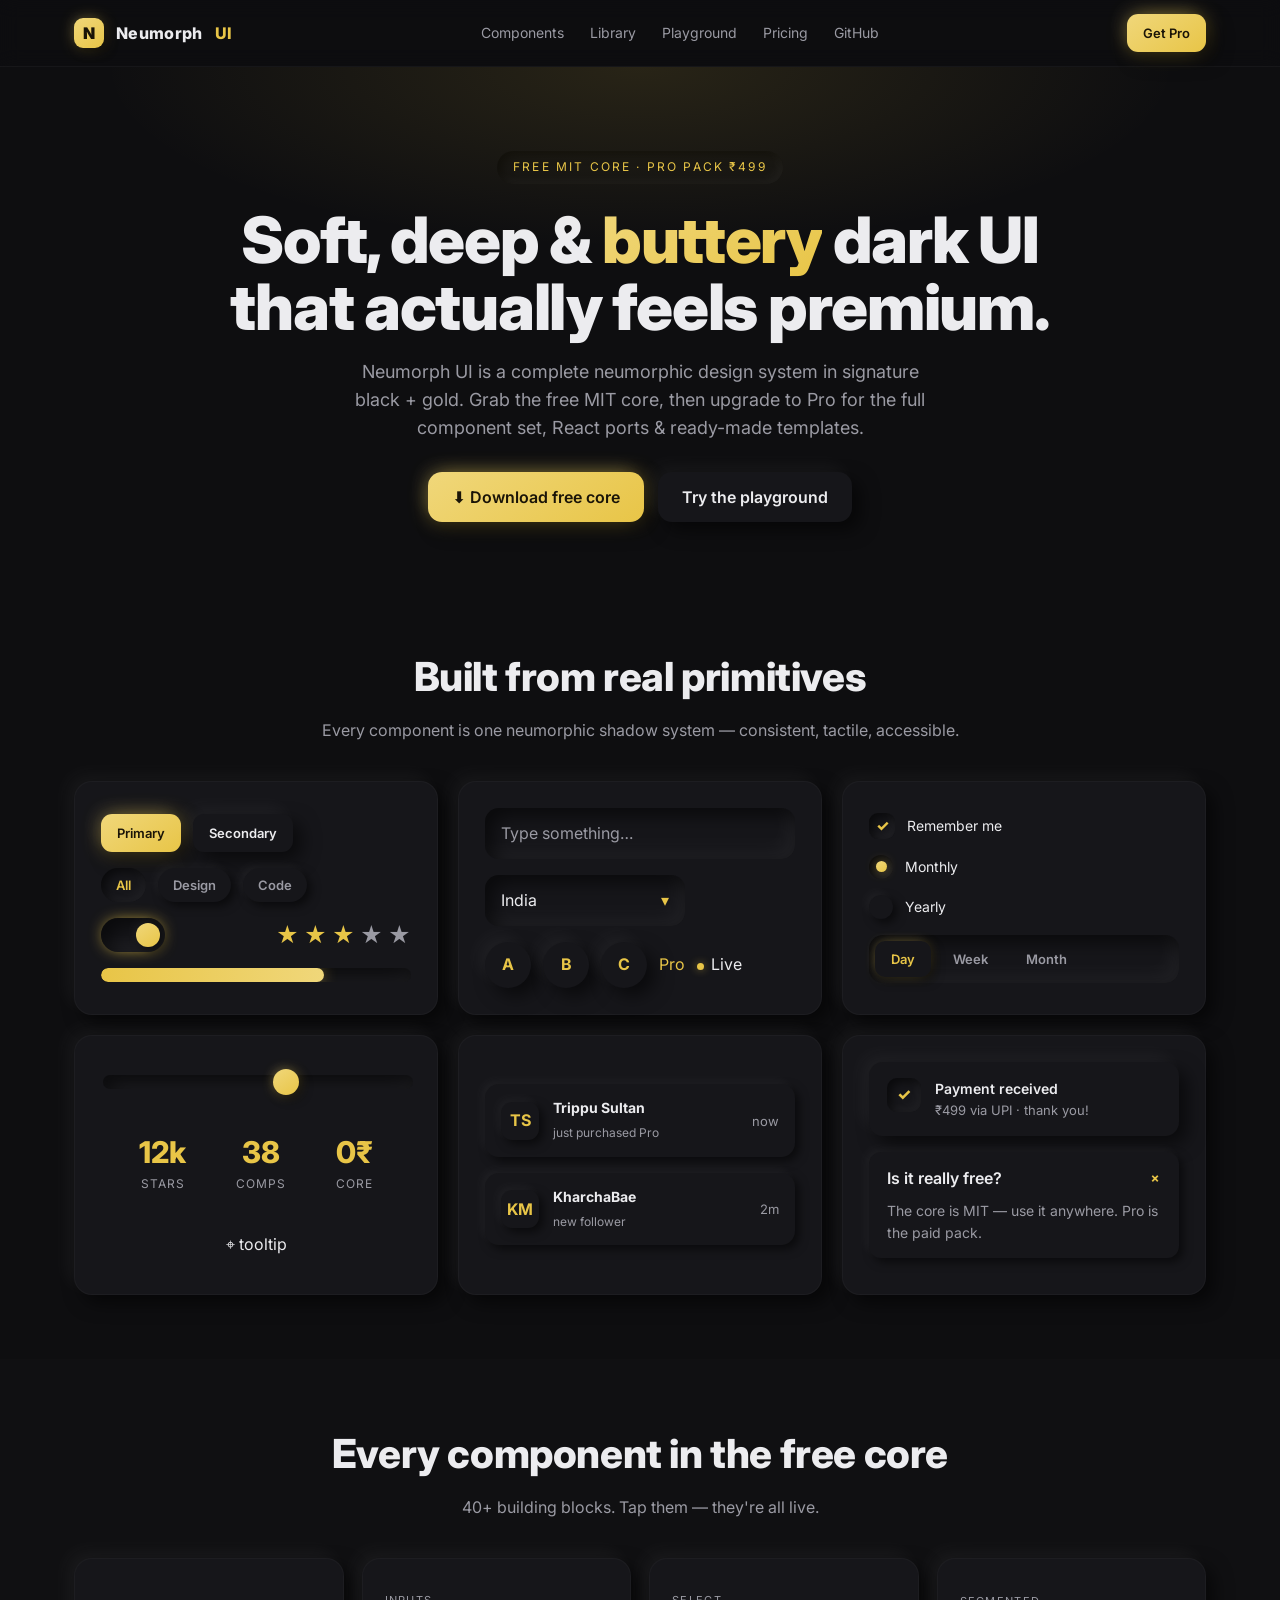
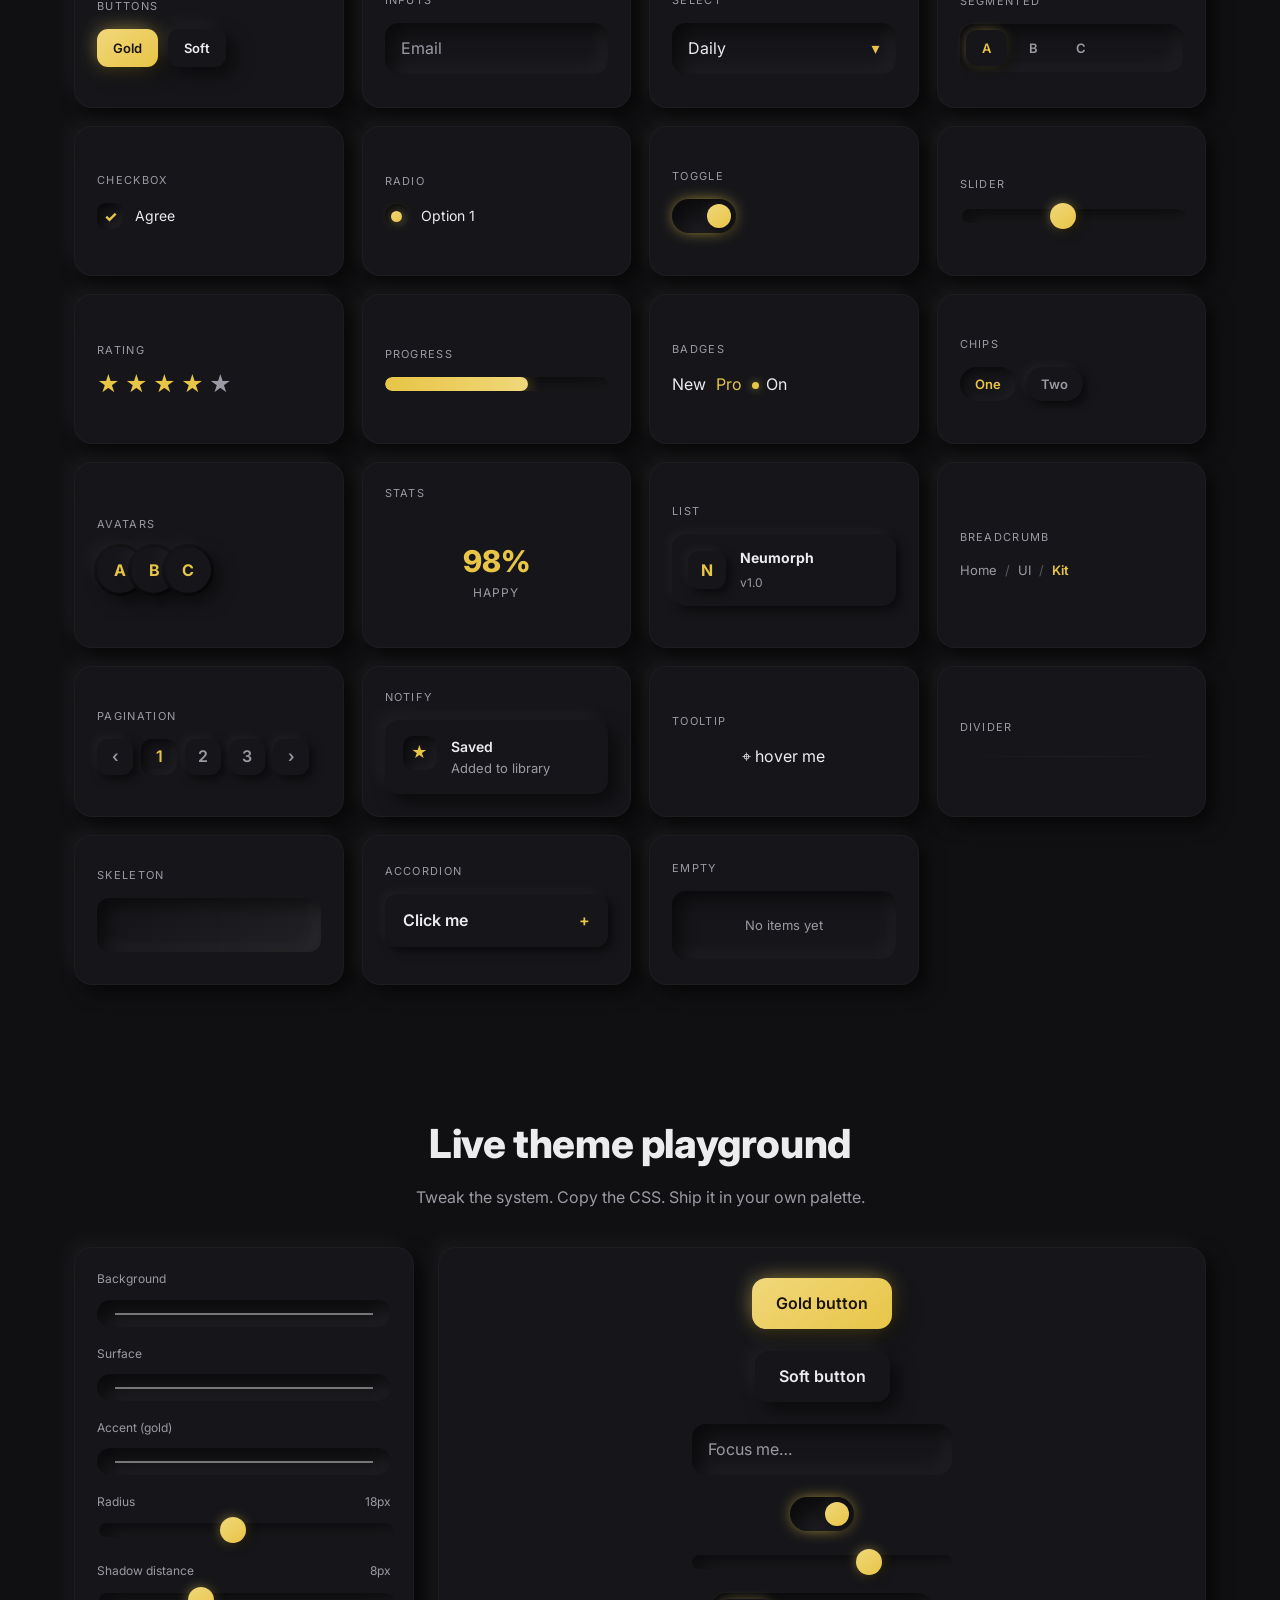
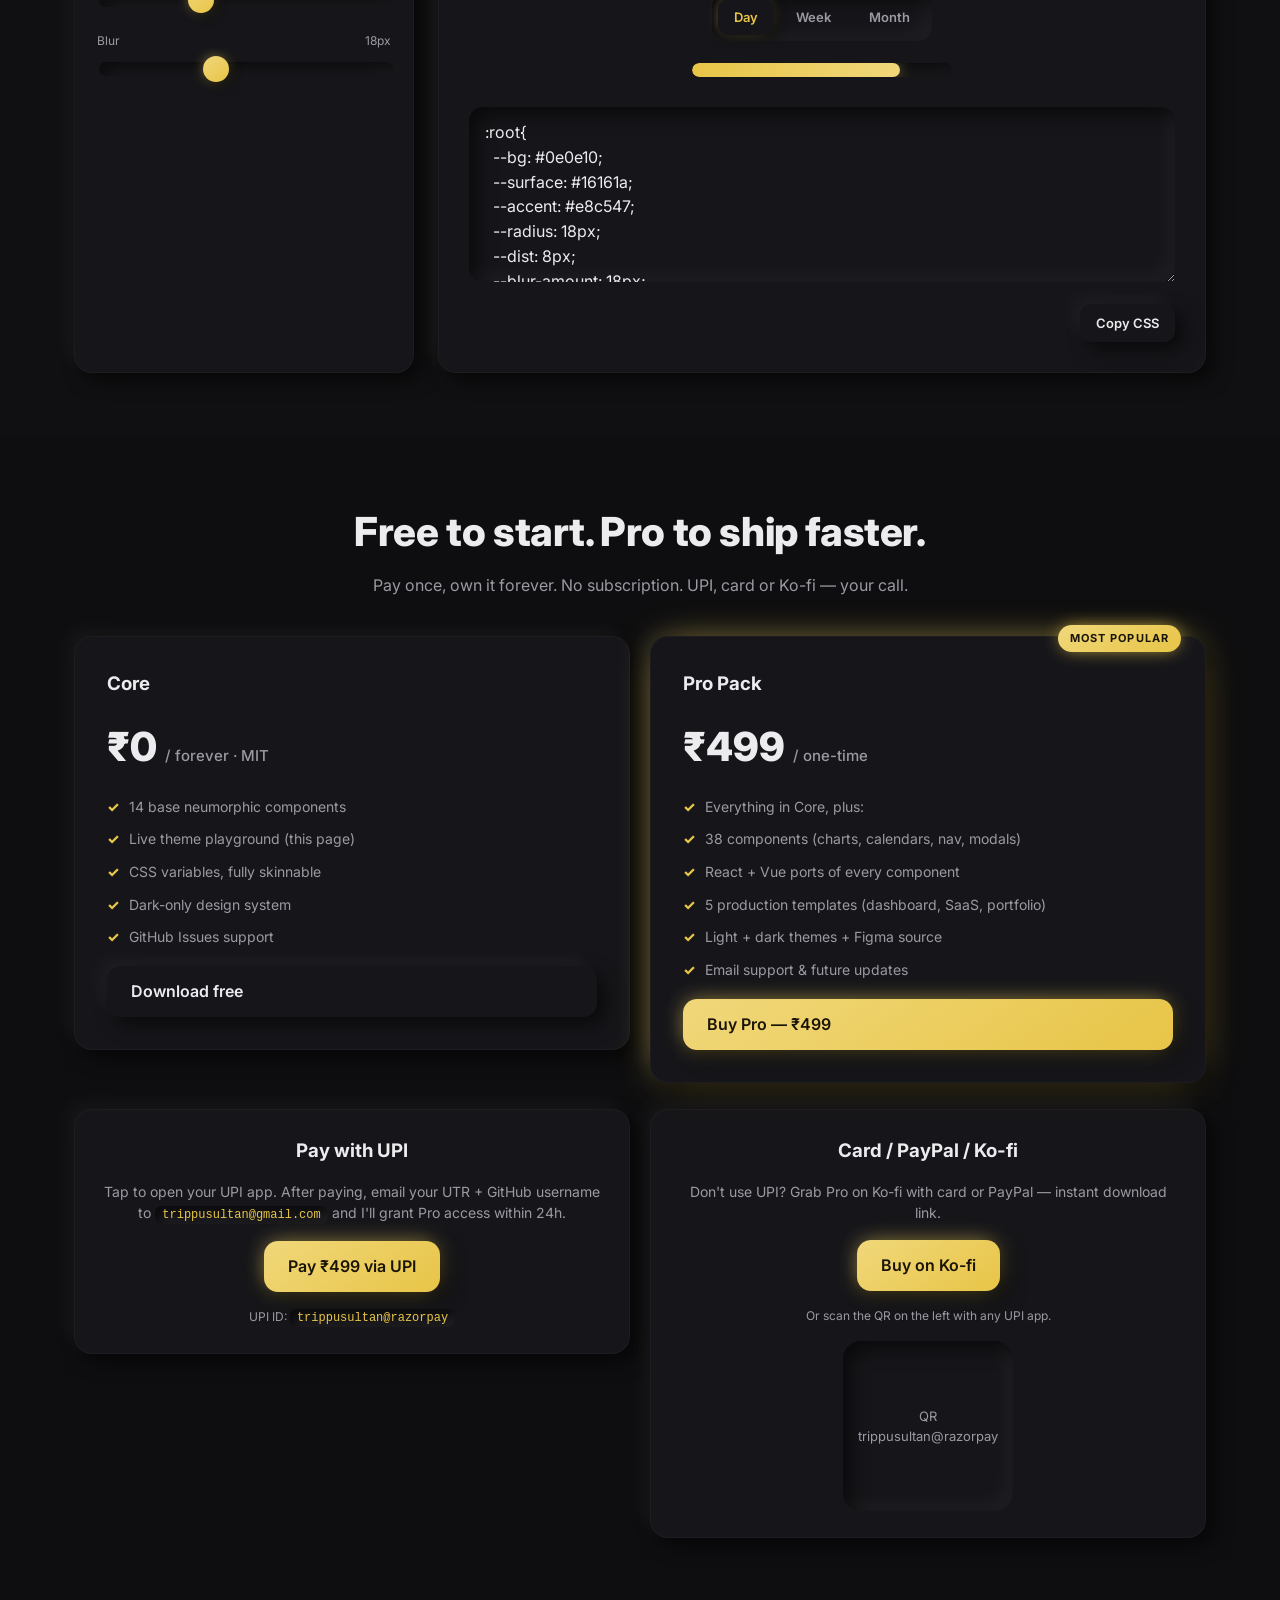
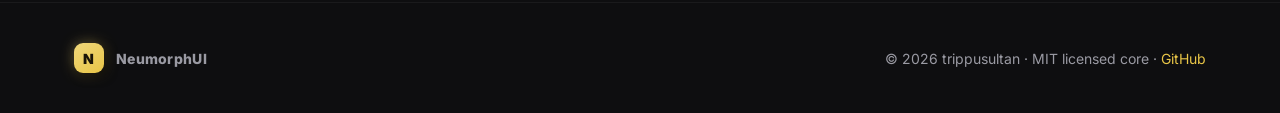
<file: index.html>
<!DOCTYPE html>
<html lang="en">
<head>
<meta charset="UTF-8" />
<meta name="viewport" content="width=device-width, initial-scale=1.0" />
<title>Neumorph UI — Premium dark neumorphic component kit (free + Pro)</title>
<meta name="description" content="A gorgeous, accessible dark neumorphic UI kit in signature black + gold. Free MIT core, plus a Pro pack with extended components, React ports & templates. Pay via UPI." />
<link rel="preconnect" href="https://fonts.googleapis.com" />
<link href="https://fonts.googleapis.com/css2?family=Inter:wght@400;500;600;700;800;850&display=swap" rel="stylesheet" />
<link rel="stylesheet" href="styles.css" />
</head>
<body>

<!-- NAV -->
<header class="nav">
  <div class="wrap nav-inner">
    <div class="brand"><span class="dot">N</span> Neumorph<span style="color:var(--accent)">UI</span></div>
    <nav class="nav-links">
      <a href="#showcase">Components</a>
      <a href="#library">Library</a>
      <a href="#playground">Playground</a>
      <a href="#pricing">Pricing</a>
      <a href="https://github.com/trippusultan/neumorph-ui" target="_blank" rel="noreferrer">GitHub</a>
    </nav>
    <a class="btn btn--gold btn--sm" href="#pricing">Get Pro</a>
  </div>
</header>

<!-- HERO -->
<section class="hero">
  <div class="wrap">
    <span class="eyebrow">Free MIT core · Pro pack ₹499</span>
    <h1>Soft, deep &amp; <span class="g">buttery</span> dark UI<br/>that actually feels premium.</h1>
    <p>Neumorph UI is a complete neumorphic design system in signature black&nbsp;+&nbsp;gold. Grab the free MIT core, then upgrade to Pro for the full component set, React ports &amp; ready-made templates.</p>
    <div class="hero-cta">
      <a class="btn btn--gold" href="https://github.com/trippusultan/neumorph-ui/archive/refs/heads/main.zip">⬇ Download free core</a>
      <a class="btn" href="#playground">Try the playground</a>
    </div>
  </div>
</section>

<!-- SHOWCASE -->
<section id="showcase">
  <div class="wrap">
    <div class="section-head">
      <h2>Built from real primitives</h2>
      <p>Every component is one neumorphic shadow system — consistent, tactile, accessible.</p>
    </div>
    <div class="gallery">
      <div class="cell neu">
        <div class="row">
          <button class="btn btn--gold btn--sm">Primary</button>
          <button class="btn btn--sm">Secondary</button>
        </div>
        <div class="row"><span class="chip active">All</span><span class="chip">Design</span><span class="chip">Code</span></div>
        <div class="row" style="justify-content:space-between">
          <div class="toggle on"></div>
          <span class="stars" title="rate"><span class="on">★</span><span class="on">★</span><span class="on">★</span><span>★</span><span>★</span></span>
        </div>
        <div class="progress"><i style="width:72%"></i></div>
      </div>
      <div class="cell neu">
        <input class="field" placeholder="Type something…" />
        <div class="select" style="max-width:200px">
          <select><option>India</option><option>US</option><option>UK</option></select>
        </div>
        <div class="row"><span class="avatar">A</span><span class="avatar">B</span><span class="avatar">C</span>
          <span class="badge badge--gold">Pro</span><span class="badge badge--dot">Live</span></div>
      </div>
      <div class="cell neu">
        <div class="check-row"><span class="check on"></span> Remember me</div>
        <div class="radio-row"><span class="radio on"></span> Monthly</div>
        <div class="radio-row"><span class="radio"></span> Yearly</div>
        <div class="segmented"><button class="active">Day</button><button>Week</button><button>Month</button></div>
      </div>
      <div class="cell neu">
        <input type="range" class="slider" min="0" max="100" value="60" />
        <div class="row" style="justify-content:center;gap:18px">
          <div class="stat"><div class="n">12k</div><div class="l">stars</div></div>
          <div class="stat"><div class="n">38</div><div class="l">comps</div></div>
          <div class="stat"><div class="n">0₹</div><div class="l">core</div></div>
        </div>
        <div class="row" style="justify-content:center"><span class="tip" data-tip="Buttery!">⌖ tooltip</span></div>
      </div>
      <div class="cell neu">
        <div class="list-item"><span class="li-av">TS</span><div class="li-body"><b>Trippu Sultan</b><small>just purchased Pro</small></div><span class="li-trail">now</span></div>
        <div class="list-item"><span class="li-av">KM</span><div class="li-body"><b>KharchaBae</b><small>new follower</small></div><span class="li-trail">2m</span></div>
      </div>
      <div class="cell neu">
        <div class="notify"><span class="ic">✓</span><div><div class="t">Payment received</div><div class="d">₹499 via UPI · thank you!</div></div></div>
        <div class="acc-free">
          <div class="acc-item open"><div class="h">Is it really free? <span>+</span></div><div class="b">The core is MIT — use it anywhere. Pro is the paid pack.</div></div>
        </div>
      </div>
    </div>
  </div>
</section>

<!-- FULL LIBRARY -->
<section id="library" style="background:color-mix(in srgb,var(--surface) 24%,transparent)">
  <div class="wrap">
    <div class="section-head">
      <h2>Every component in the free core</h2>
      <p>40+ building blocks. Tap them — they're all live.</p>
    </div>
    <div class="library">
      <div class="lib-cell neu"><div class="lab">Buttons</div><div class="row"><button class="btn btn--gold btn--sm">Gold</button><button class="btn btn--sm">Soft</button></div></div>
      <div class="lib-cell neu"><div class="lab">Inputs</div><input class="field" placeholder="Email" /></div>
      <div class="lib-cell neu"><div class="lab">Select</div><div class="select"><select><option>Daily</option><option>Weekly</option></select></div></div>
      <div class="lib-cell neu"><div class="lab">Segmented</div><div class="segmented"><button class="active">A</button><button>B</button><button>C</button></div></div>
      <div class="lib-cell neu"><div class="lab">Checkbox</div><div class="check-row"><span class="check on"></span> Agree</div></div>
      <div class="lib-cell neu"><div class="lab">Radio</div><div class="radio-row"><span class="radio on"></span> Option 1</div></div>
      <div class="lib-cell neu"><div class="lab">Toggle</div><div class="toggle on"></div></div>
      <div class="lib-cell neu"><div class="lab">Slider</div><input type="range" class="slider" min="0" max="100" value="45" /></div>
      <div class="lib-cell neu"><div class="lab">Rating</div><span class="stars"><span class="on">★</span><span class="on">★</span><span class="on">★</span><span class="on">★</span><span>★</span></span></div>
      <div class="lib-cell neu"><div class="lab">Progress</div><div class="progress"><i style="width:64%"></i></div></div>
      <div class="lib-cell neu"><div class="lab">Badges</div><div class="row"><span class="badge">New</span><span class="badge badge--gold">Pro</span><span class="badge badge--dot">On</span></div></div>
      <div class="lib-cell neu"><div class="lab">Chips</div><div class="chip-group row"><span class="chip active">One</span><span class="chip">Two</span></div></div>
      <div class="lib-cell neu"><div class="lab">Avatars</div><div class="avatar-group"><span class="avatar">A</span><span class="avatar">B</span><span class="avatar">C</span></div></div>
      <div class="lib-cell neu"><div class="lab">Stats</div><div class="row" style="justify-content:center"><div class="stat"><div class="n">98%</div><div class="l">happy</div></div></div></div>
      <div class="lib-cell neu"><div class="lab">List</div><div class="list-item"><span class="li-av">N</span><div class="li-body"><b>Neumorph</b><small>v1.0</small></div></div></div>
      <div class="lib-cell neu"><div class="lab">Breadcrumb</div><div class="breadcrumb"><a>Home</a><span class="sep">/</span><a>UI</a><span class="sep">/</span><span class="cur">Kit</span></div></div>
      <div class="lib-cell neu"><div class="lab">Pagination</div><div class="pager"><button>‹</button><button class="active">1</button><button>2</button><button>3</button><button>›</button></div></div>
      <div class="lib-cell neu"><div class="lab">Notify</div><div class="notify"><span class="ic">★</span><div><div class="t">Saved</div><div class="d">Added to library</div></div></div></div>
      <div class="lib-cell neu"><div class="lab">Tooltip</div><div class="row" style="justify-content:center"><span class="tip" data-tip="Hover worked!">⌖ hover me</span></div></div>
      <div class="lib-cell neu"><div class="lab">Divider</div><div class="divider"></div></div>
      <div class="lib-cell neu"><div class="lab">Skeleton</div><div class="skeleton" style="height:54px"></div></div>
      <div class="lib-cell neu"><div class="lab">Accordion</div><div class="acc-free"><div class="acc-item"><div class="h">Click me <span>+</span></div><div class="b">Hidden content reveals on tap.</div></div></div></div>
      <div class="lib-cell neu"><div class="lab">Empty</div><div class="empty">No items yet</div></div>
    </div>
  </div>
</section>

<!-- PLAYGROUND -->
<section id="playground" style="background:color-mix(in srgb,var(--surface) 30%,transparent)">
  <div class="wrap">
    <div class="section-head">
      <h2>Live theme playground</h2>
      <p>Tweak the system. Copy the CSS. Ship it in your own palette.</p>
    </div>
    <div class="playground">
      <div class="controls neu">
        <div class="ctrl">
          <label>Background <span></span></label>
          <input type="color" id="c-bg" value="#0E0E10" class="field" />
        </div>
        <div class="ctrl">
          <label>Surface</label>
          <input type="color" id="c-surface" value="#16161a" class="field" />
        </div>
        <div class="ctrl">
          <label>Accent (gold)</label>
          <input type="color" id="c-accent" value="#E8C547" class="field" />
        </div>
        <div class="ctrl">
          <label>Radius <span id="v-radius">18px</span></label>
          <input type="range" id="c-radius" class="slider" min="0" max="40" value="18" />
        </div>
        <div class="ctrl">
          <label>Shadow distance <span id="v-dist">8px</span></label>
          <input type="range" id="c-dist" class="slider" min="2" max="20" value="8" />
        </div>
        <div class="ctrl">
          <label>Blur <span id="v-blur">18px</span></label>
          <input type="range" id="c-blur" class="slider" min="4" max="40" value="18" />
        </div>
      </div>
      <div class="preview neu">
        <button class="btn btn--gold">Gold button</button>
        <button class="btn">Soft button</button>
        <input class="field" placeholder="Focus me…" style="max-width:260px" />
        <div class="toggle on"></div>
        <input type="range" class="slider" min="0" max="100" value="70" style="max-width:260px" />
        <div class="segmented"><button class="active">Day</button><button>Week</button><button>Month</button></div>
        <div class="progress" style="max-width:260px"><i style="width:80%"></i></div>
        <textarea id="code-out" class="field code-out" rows="6" readonly></textarea>
        <button class="btn btn--sm copy-btn" data-copy="code-out">Copy CSS</button>
      </div>
    </div>
  </div>
</section>

<!-- PRICING / STORE -->
<section id="pricing">
  <div class="wrap">
    <div class="section-head">
      <h2>Free to start. Pro to ship faster.</h2>
      <p>Pay once, own it forever. No subscription. UPI, card or Ko-fi — your call.</p>
    </div>
    <div class="grid grid-2" style="align-items:start">
      <!-- Free -->
      <div class="price-card neu">
        <h3 style="margin:0">Core</h3>
        <div class="price">₹0 <small>/ forever · MIT</small></div>
        <ul class="feat-list">
          <li>14 base neumorphic components</li>
          <li>Live theme playground (this page)</li>
          <li>CSS variables, fully skinnable</li>
          <li>Dark-only design system</li>
          <li>GitHub Issues support</li>
        </ul>
        <a class="btn" href="https://github.com/trippusultan/neumorph-ui/archive/refs/heads/main.zip">Download free</a>
      </div>
      <!-- Pro -->
      <div class="price-card neu featured">
        <span class="tag">Most popular</span>
        <h3 style="margin:0">Pro Pack</h3>
        <div class="price">₹499 <small>/ one-time</small></div>
        <ul class="feat-list">
          <li>Everything in Core, plus:</li>
          <li>38 components (charts, calendars, nav, modals)</li>
          <li>React + Vue ports of every component</li>
          <li>5 production templates (dashboard, SaaS, portfolio)</li>
          <li>Light + dark themes + Figma source</li>
          <li>Email support &amp; future updates</li>
        </ul>
        <a class="btn btn--gold" href="#pay">Buy Pro — ₹499</a>
      </div>
    </div>

    <!-- PAY -->
    <div id="pay" class="grid grid-2" style="margin-top:26px;align-items:start">
      <div class="upi-box neu">
        <h3 style="margin:0">Pay with UPI</h3>
        <p style="margin:0;color:var(--text-dim);font-size:14px">Tap to open your UPI app. After paying, email your UTR + GitHub username to <span class="kbd">trippusultan@gmail.com</span> and I'll grant Pro access within 24h.</p>
        <button class="btn btn--gold" id="upi-pay" data-amount="499">Pay ₹499 via UPI</button>
        <p style="margin:0;color:var(--text-dim);font-size:12px">UPI ID: <span class="kbd">trippusultan@razorpay</span></p>
      </div>
      <div class="upi-box neu">
        <h3 style="margin:0">Card / PayPal / Ko-fi</h3>
        <p style="margin:0;color:var(--text-dim);font-size:14px">Don't use UPI? Grab Pro on Ko-fi with card or PayPal — instant download link.</p>
        <a class="btn btn--gold" href="https://ko-fi.com/trippusultan" target="_blank" rel="noreferrer">Buy on Ko-fi</a>
        <p style="margin:0;color:var(--text-dim);font-size:12px">Or scan the QR on the left with any UPI app.</p>
        <div class="upi-qr">QR<br/>trippusultan@razorpay</div>
      </div>
    </div>
  </div>
</section>

<footer>
  <div class="wrap footer-inner">
    <div class="brand"><span class="dot">N</span> NeumorphUI</div>
    <div>© 2026 trippusultan · MIT licensed core · <a href="https://github.com/trippusultan/neumorph-ui" style="color:var(--accent)">GitHub</a></div>
  </div>
</footer>

<div class="toast" id="toast"></div>
<script src="app.js"></script>
</body>
</html>
</file>
<file: styles.css>
/* ============================================================================
   NEUMORPH UI — free neumorphic design system
   Signature palette: deep ink #0E0E10 + gold #E8C547
   Author: trippusultan · License: MIT
   ========================================================================== */

:root {
  /* Surface (edit these live in the playground) */
  --bg: #0E0E10;
  --surface: #16161a;
  --surface-2: #1d1d22;
  --text: #ECECEF;
  --text-dim: #9a9aa3;
  --accent: #E8C547;
  --accent-soft: #f0d77a;
  --danger: #ff6b6b;
  --radius: 18px;
  --blur: 0px;

  /* Neumorphic shadow math — derived from surface */
  --sh-dark: rgba(0, 0, 0, .55);
  --sh-light: rgba(255, 255, 255, .045);
  --dist: 8px;
  --blur-amount: 18px;

  --elev-out: var(--dist) var(--dist) var(--blur-amount) var(--sh-dark),
             calc(var(--dist) * -1) calc(var(--dist) * -1) var(--blur-amount) var(--sh-light);
  --elev-in: inset var(--dist) var(--dist) var(--blur-amount) var(--sh-dark),
             inset calc(var(--dist) * -1) calc(var(--dist) * -1) var(--blur-amount) var(--sh-light);
  --elev-out-sm: 4px 4px 10px var(--sh-dark),
                 -4px -4px 10px var(--sh-light);
  --elev-in-sm: inset 4px 4px 10px var(--sh-dark),
                inset -4px -4px 10px var(--sh-light);
}

* { box-sizing: border-box; }

html { scroll-behavior: smooth; }

body {
  margin: 0;
  font-family: 'Inter', system-ui, -apple-system, 'Segoe UI', sans-serif;
  background: var(--bg);
  color: var(--text);
  line-height: 1.55;
  -webkit-font-smoothing: antialiased;
  overflow-x: hidden;
}

a { color: inherit; text-decoration: none; }

.wrap { max-width: 1180px; margin: 0 auto; padding: 0 24px; }

/* ---------- Neumorphic primitives ----------------------------------------- */
.neu {
  background: var(--surface);
  border-radius: var(--radius);
  box-shadow: var(--elev-out);
  border: 1px solid rgba(255,255,255,.03);
}
.neu-in {
  background: var(--surface);
  border-radius: var(--radius);
  box-shadow: var(--elev-in);
}

/* Buttons */
.btn {
  display: inline-flex; align-items: center; gap: 10px;
  font: inherit; font-weight: 600; cursor: pointer;
  padding: 13px 24px; border: none; border-radius: 14px;
  background: var(--surface); color: var(--text);
  box-shadow: var(--elev-out);
  transition: box-shadow .18s ease, transform .18s ease, color .18s ease;
  user-select: none;
}
.btn:hover { transform: translateY(-1px); }
.btn:active { box-shadow: var(--elev-in); transform: translateY(0); }
.btn--gold {
  background: linear-gradient(145deg, var(--accent-soft), var(--accent));
  color: #1a1407; box-shadow: var(--elev-out), 0 0 22px -6px var(--accent);
}
.btn--gold:active { box-shadow: var(--elev-in), 0 0 22px -6px var(--accent); }
.btn--sm { padding: 9px 16px; font-size: 13px; border-radius: 11px; }

/* Inputs */
.field {
  width: 100%; padding: 13px 16px; font: inherit; color: var(--text);
  background: var(--surface); border: none; border-radius: 14px;
  box-shadow: var(--elev-in); outline: none;
  transition: box-shadow .2s ease;
}
.field:focus { box-shadow: var(--elev-in), 0 0 0 2px var(--accent) inset; }
.field::placeholder { color: var(--text-dim); }

/* Card */
.card { padding: 26px; }
.card h3 { margin: 0 0 6px; font-size: 17px; }
.card p { margin: 0; color: var(--text-dim); font-size: 14px; }

/* Toggle */
.toggle { width: 64px; height: 34px; border-radius: 999px; background: var(--surface);
  box-shadow: var(--elev-in); position: relative; cursor: pointer; transition: .25s; }
.toggle::after { content:""; position:absolute; top:5px; left:5px; width:24px; height:24px;
  border-radius:50%; background: var(--text-dim); box-shadow: var(--elev-out-sm); transition:.25s; }
.toggle.on { box-shadow: var(--elev-in), 0 0 16px -4px var(--accent); }
.toggle.on::after { left: 35px; background: linear-gradient(145deg,var(--accent-soft),var(--accent)); }

/* Slider */
.slider { -webkit-appearance:none; width:100%; height:14px; border-radius:999px;
  background: var(--surface); box-shadow: var(--elev-in); outline:none; }
.slider::-webkit-slider-thumb { -webkit-appearance:none; width:26px; height:26px; border-radius:50%;
  background: linear-gradient(145deg,var(--accent-soft),var(--accent)); cursor:pointer;
  box-shadow: var(--elev-out-sm), 0 0 14px -4px var(--accent); }
.slider::-moz-range-thumb { width:26px; height:26px; border:none; border-radius:50%;
  background: var(--accent); cursor:pointer; box-shadow: var(--elev-out-sm); }

/* Chip / pill */
.chip { padding: 7px 15px; border-radius: 999px; font-size: 13px; font-weight: 600;
  background: var(--surface); color: var(--text-dim); box-shadow: var(--elev-out-sm); cursor:pointer; }
.chip.active { color: var(--accent); box-shadow: var(--elev-in-sm); }

/* Avatar */
.avatar { width:46px; height:46px; border-radius:50%; display:grid; place-items:center;
  font-weight:700; color: var(--accent); background: var(--surface); box-shadow: var(--elev-out); }

/* Stat */
.stat { text-align:center; padding: 22px 16px; }
.stat .n { font-size: 30px; font-weight: 800; color: var(--accent);
  text-shadow: 0 0 26px -8px var(--accent); }
.stat .l { font-size: 12px; color: var(--text-dim); letter-spacing:.08em; text-transform:uppercase; }

/* ---------- Layout / hero -------------------------------------------------- */
header.nav { position: sticky; top: 0; z-index: 50; backdrop-filter: blur(10px);
  background: color-mix(in srgb, var(--bg) 78%, transparent); border-bottom:1px solid rgba(255,255,255,.04); }
.nav-inner { display:flex; align-items:center; justify-content:space-between; height:66px; }
.brand { display:flex; align-items:center; gap:12px; font-weight:800; letter-spacing:.02em; }
.brand .dot { width:30px; height:30px; border-radius:9px; display:grid; place-items:center;
  background: linear-gradient(145deg,var(--accent-soft),var(--accent)); color:#1a1407; font-weight:900;
  box-shadow: var(--elev-out-sm), 0 0 18px -6px var(--accent); }
.nav-links { display:flex; gap:26px; font-size:14px; color: var(--text-dim); }
.nav-links a:hover { color: var(--text); }

.hero { padding: 84px 0 60px; text-align:center; position:relative; }
.hero::before { content:""; position:absolute; inset:0; pointer-events:none;
  background: radial-gradient(60% 50% at 50% 0%, color-mix(in srgb,var(--accent) 12%, transparent), transparent 70%); }
.eyebrow { display:inline-block; font-size:12px; letter-spacing:.18em; text-transform:uppercase;
  color: var(--accent); padding:7px 16px; border-radius:999px; box-shadow: var(--elev-in-sm); margin-bottom:22px; }
.hero h1 { font-size: clamp(34px, 6vw, 64px); line-height:1.05; margin:0 0 18px; font-weight:850; letter-spacing:-.02em; }
.hero h1 .g { background: linear-gradient(145deg,var(--accent-soft),var(--accent));
  -webkit-background-clip:text; background-clip:text; color:transparent; }
.hero p { max-width: 600px; margin: 0 auto 30px; color: var(--text-dim); font-size:18px; }
.hero-cta { display:flex; gap:14px; justify-content:center; flex-wrap:wrap; }

.grid { display:grid; gap:20px; }
.grid-3 { grid-template-columns: repeat(3,1fr); }
.grid-2 { grid-template-columns: repeat(2,1fr); }
@media (max-width: 860px){ .grid-3,.grid-2 { grid-template-columns:1fr; } }

section { padding: 64px 0; }
.section-head { text-align:center; margin-bottom: 38px; }
.section-head h2 { font-size: clamp(26px,4vw,40px); margin:0 0 10px; font-weight:800; letter-spacing:-.01em; }
.section-head p { color: var(--text-dim); margin:0; }

/* Showcase gallery */
.gallery { display:grid; grid-template-columns: repeat(3,1fr); gap:20px; }
@media (max-width: 860px){ .gallery { grid-template-columns:1fr; } }
.cell { padding: 26px; display:flex; flex-direction:column; gap:16px; min-height:170px; justify-content:center; }
.cell .row { display:flex; gap:12px; flex-wrap:wrap; align-items:center; }

/* Playground */
.playground { display:grid; grid-template-columns: 340px 1fr; gap:24px; }
@media (max-width: 860px){ .playground { grid-template-columns:1fr; } }
.controls { padding:22px; display:flex; flex-direction:column; gap:18px; }
.ctrl label { font-size:12px; color:var(--text-dim); display:flex; justify-content:space-between; margin-bottom:8px; }
.preview { padding:30px; display:flex; flex-direction:column; gap:22px; align-items:center; justify-content:center; min-height:340px; }
.code-out { width:100%; margin-top:8px; }
.copy-btn { align-self:flex-end; }

/* Store / pricing */
.price-card { padding: 32px; display:flex; flex-direction:column; gap:18px; position:relative; }
.price-card.featured { box-shadow: var(--elev-out), 0 0 40px -14px var(--accent); }
.price-card .tag { position:absolute; top:-12px; right:24px; font-size:11px; font-weight:700;
  letter-spacing:.1em; text-transform:uppercase; color:#1a1407; padding:5px 12px; border-radius:999px;
  background: linear-gradient(145deg,var(--accent-soft),var(--accent)); box-shadow:0 0 18px -4px var(--accent); }
.price { font-size:40px; font-weight:850; }
.price small { font-size:15px; color:var(--text-dim); font-weight:500; }
.feat-list { list-style:none; padding:0; margin:0; display:flex; flex-direction:column; gap:11px; font-size:14px; }
.feat-list li { display:flex; gap:10px; align-items:center; color:var(--text-dim); }
.feat-list li::before { content:"✓"; color:var(--accent); font-weight:800; }

.upi-box { padding:26px; text-align:center; display:flex; flex-direction:column; gap:16px; align-items:center; }
.upi-qr { width:170px; height:170px; border-radius:18px; background:var(--surface); box-shadow:var(--elev-in);
  display:grid; place-items:center; color:var(--text-dim); font-size:13px; }

footer { border-top:1px solid rgba(255,255,255,.05); padding:40px 0; color:var(--text-dim); font-size:14px; }
.footer-inner { display:flex; justify-content:space-between; flex-wrap:wrap; gap:18px; align-items:center; }

.toast { position:fixed; bottom:26px; left:50%; transform:translateX(-50%) translateY(20px);
  background:var(--surface); color:var(--text); padding:13px 22px; border-radius:13px;
  box-shadow:var(--elev-out); opacity:0; pointer-events:none; transition:.3s; z-index:100; font-size:14px; }
.toast.show { opacity:1; transform:translateX(-50%) translateY(0); }
.kbd { font-family:ui-monospace,monospace; font-size:12px; padding:2px 7px; border-radius:6px;
  background:var(--surface); box-shadow:var(--elev-in-sm); color:var(--accent); }

/* ---------- Extended free components (polished to match core) ------------- */

/* Progress bar */
.progress { width:100%; height:14px; border-radius:999px; background:var(--surface);
  box-shadow:var(--elev-in); overflow:hidden; }
.progress > i { display:block; height:100%; border-radius:999px;
  background:linear-gradient(90deg,var(--accent),var(--accent-soft));
  box-shadow:0 0 16px -3px var(--accent); transition:width .5s cubic-bezier(.4,0,.2,1); }

/* Checkbox */
.check { display:inline-grid; place-items:center; width:26px; height:26px; border-radius:9px;
  background:var(--surface); box-shadow:var(--elev-out-sm); cursor:pointer;
  transition:box-shadow .18s ease, transform .12s ease; }
.check:hover { transform:translateY(-1px); }
.check:active { box-shadow:var(--elev-in-sm); transform:translateY(0); }
.check::after { content:"✓"; color:var(--accent); font-weight:800; font-size:15px;
  opacity:0; transform:scale(.4); transition:opacity .18s ease, transform .18s cubic-bezier(.34,1.56,.64,1); }
.check.on { box-shadow:var(--elev-in-sm); }
.check.on::after { opacity:1; transform:scale(1); text-shadow:0 0 10px -1px var(--accent); }
.check-row { display:flex; align-items:center; gap:12px; font-size:14px; cursor:pointer; }
.check-row:hover { color:var(--text); }
.check-row:hover .check:not(.on) { box-shadow:var(--elev-out-sm), 0 0 0 1px color-mix(in srgb,var(--accent) 35%,transparent) inset; }

/* Radio */
.radio { width:24px; height:24px; border-radius:50%; background:var(--surface);
  box-shadow:var(--elev-out-sm); cursor:pointer; display:inline-grid; place-items:center;
  transition:box-shadow .18s ease, transform .12s ease; }
.radio:hover { transform:translateY(-1px); }
.radio:active { box-shadow:var(--elev-in-sm); transform:translateY(0); }
.radio::after { content:""; width:11px; height:11px; border-radius:50%;
  background:linear-gradient(145deg,var(--accent-soft),var(--accent));
  box-shadow:0 0 12px -2px var(--accent); opacity:0; transform:scale(.3);
  transition:opacity .18s ease, transform .18s cubic-bezier(.34,1.56,.64,1); }
.radio.on { box-shadow:var(--elev-in-sm); }
.radio.on::after { opacity:1; transform:scale(1); }
.radio-row { display:flex; align-items:center; gap:12px; font-size:14px; cursor:pointer; }
.radio-row:hover { color:var(--text); }

/* Segmented control */
.segmented { display:inline-flex; padding:6px; gap:6px; background:var(--surface);
  border-radius:14px; box-shadow:var(--elev-in); }
.segmented button { border:none; background:transparent; color:var(--text-dim); font:inherit;
  font-weight:600; font-size:13px; padding:8px 16px; border-radius:10px; cursor:pointer;
  transition:box-shadow .18s ease, color .18s ease, transform .12s ease; }
.segmented button:hover { color:var(--text); }
.segmented button:active { box-shadow:var(--elev-in-sm); }
.segmented button.active { color:var(--accent); background:var(--surface);
  box-shadow:var(--elev-out-sm), 0 0 14px -6px var(--accent); }

/* Rating stars */
.stars { display:inline-flex; gap:5px; cursor:pointer; }
.stars span { font-size:22px; color:var(--text-dim); filter:drop-shadow(var(--elev-out-sm));
  transition:.15s; line-height:1; }
.stars span:hover { transform:scale(1.18); }
.stars span.on { color:var(--accent); text-shadow:0 0 12px -2px var(--accent); }

/* Breadcrumb */
.breadcrumb { display:flex; align-items:center; gap:8px; font-size:13px; color:var(--text-dim); }
.breadcrumb a { transition:color .15s; }
.breadcrumb a:hover { color:var(--text); }
.breadcrumb .sep { opacity:.5; }
.breadcrumb .cur { color:var(--accent); font-weight:600; }

/* Pagination */
.pager { display:inline-flex; gap:8px; align-items:center; }
.pager button { width:36px; height:36px; border:none; border-radius:11px; background:var(--surface);
  color:var(--text-dim); font:inherit; font-weight:600; cursor:pointer; box-shadow:var(--elev-out-sm);
  transition:box-shadow .18s ease, color .18s, transform .12s; }
.pager button:hover { color:var(--text); transform:translateY(-1px); }
.pager button:active { box-shadow:var(--elev-in-sm); transform:translateY(0); }
.pager button.active { color:var(--accent); box-shadow:var(--elev-in-sm); }

/* Select (styled) */
.select { position:relative; }
.select select { appearance:none; width:100%; padding:13px 42px 13px 16px; font:inherit; color:var(--text);
  background:var(--surface); border:none; border-radius:14px; box-shadow:var(--elev-in); outline:none; cursor:pointer;
  transition:box-shadow .2s; }
.select::after { content:"▾"; position:absolute; right:16px; top:50%; transform:translateY(-50%);
  color:var(--accent); pointer-events:none; transition:transform .2s; }
.select:hover::after { transform:translateY(-50%) translateY(2px); }
.select select:focus { box-shadow:var(--elev-in), 0 0 0 2px var(--accent) inset; }

/* Notification / toast */
.notify { display:flex; gap:14px; align-items:flex-start; padding:16px 18px; border-radius:14px;
  background:var(--surface); box-shadow:var(--elev-out); max-width:340px; }
.notify .ic { width:34px; height:34px; border-radius:10px; display:grid; place-items:center; flex:none;
  background:var(--surface); box-shadow:var(--elev-in-sm); color:var(--accent); font-weight:800;
  text-shadow:0 0 12px -2px var(--accent); }
.notify .t { font-weight:600; font-size:14px; }
.notify .d { color:var(--text-dim); font-size:13px; }

/* List item */
.list-item { display:flex; align-items:center; gap:14px; padding:13px 16px; border-radius:14px;
  background:var(--surface); box-shadow:var(--elev-out-sm);
  transition:box-shadow .18s ease, transform .15s ease; }
.list-item:hover { transform:translateY(-2px); box-shadow:var(--elev-out); }
.list-item .li-av { width:38px; height:38px; border-radius:11px; flex:none; display:grid; place-items:center;
  background:var(--surface); box-shadow:var(--elev-out-sm); color:var(--accent); font-weight:700; }
.list-item .li-body { flex:1; min-width:0; }
.list-item .li-body b { font-size:14px; display:block; }
.list-item .li-body small { color:var(--text-dim); font-size:12px; }
.list-item .li-trail { color:var(--text-dim); font-size:13px; }

/* Badge (variants) */
.badge--gold { color:var(--accent); text-shadow:0 0 10px -3px var(--accent); }
.badge--ghost { color:var(--text-dim); }
.badge--dot::before { content:""; display:inline-block; width:7px; height:7px; border-radius:50%;
  background:var(--accent); margin-right:7px; box-shadow:0 0 8px -1px var(--accent); vertical-align:middle; }

/* Tooltip */
.tip { position:relative; cursor:help; }
.tip::after { content:attr(data-tip); position:absolute; bottom:calc(100% + 8px); left:50%;
  transform:translateX(-50%) translateY(4px); white-space:nowrap; font-size:12px; padding:6px 10px; border-radius:8px;
  background:var(--surface); color:var(--text); box-shadow:var(--elev-out); opacity:0; pointer-events:none; transition:.2s; }
.tip:hover::after { opacity:1; transform:translateX(-50%) translateY(0); }

/* Divider */
.divider { height:1px; background:linear-gradient(90deg,transparent,var(--sh-light),transparent); margin:6px 0; }
.divider--v { width:1px; height:34px; background:linear-gradient(180deg,transparent,var(--sh-light),transparent); }

/* Skeleton loader */
.skeleton { border-radius:12px; background:var(--surface); box-shadow:var(--elev-in);
  background-image:linear-gradient(90deg,transparent,var(--sh-light),transparent);
  background-size:200% 100%; animation:sk 1.3s infinite; }
@keyframes sk { 0%{background-position:200% 0} 100%{background-position:-200% 0} }

/* Accordion (light, free version) */
.acc-free .acc-item { padding:14px 18px; box-shadow:var(--elev-out-sm); margin-bottom:10px; border-radius:12px;
  cursor:pointer; background:var(--surface); transition:box-shadow .2s; }
.acc-free .acc-item:hover { box-shadow:var(--elev-out); }
.acc-free .acc-item .h { font-weight:600; display:flex; justify-content:space-between; align-items:center; }
.acc-free .acc-item .h span { color:var(--accent); transition:transform .3s; }
.acc-free .acc-item.open .h span { transform:rotate(45deg); }
.acc-free .acc-item .b { color:var(--text-dim); font-size:14px; max-height:0; overflow:hidden; transition:.3s; }
.acc-free .acc-item.open .b { max-height:120px; margin-top:10px; }

/* Avatar group */
.avatar-group { display:flex; }
.avatar-group .avatar { margin-left:-12px; box-shadow:var(--elev-out),0 0 0 3px var(--bg);
  transition:transform .18s ease; }
.avatar-group .avatar:hover { transform:translateY(-3px); z-index:2; }
.avatar-group .avatar:first-child { margin-left:0; }

/* Empty / placeholder tile */
.empty { padding:24px; text-align:center; color:var(--text-dim); font-size:13px; border-radius:14px;
  background:var(--surface); box-shadow:var(--elev-in); }

/* Library grid (full showcase) */
.library { display:grid; grid-template-columns:repeat(4,1fr); gap:18px; }
@media (max-width:980px){ .library { grid-template-columns:repeat(2,1fr); } }
@media (max-width:560px){ .library { grid-template-columns:1fr; } }
.lib-cell { padding:22px; display:flex; flex-direction:column; gap:14px; min-height:150px; justify-content:center;
  transition:transform .2s ease, box-shadow .2s ease; }
.lib-cell:hover { transform:translateY(-3px); box-shadow:var(--elev-out); }
.lib-cell .lab { font-size:11px; letter-spacing:.12em; text-transform:uppercase; color:var(--text-dim); }
.lib-cell .row { display:flex; gap:10px; flex-wrap:wrap; align-items:center; }
</file>
